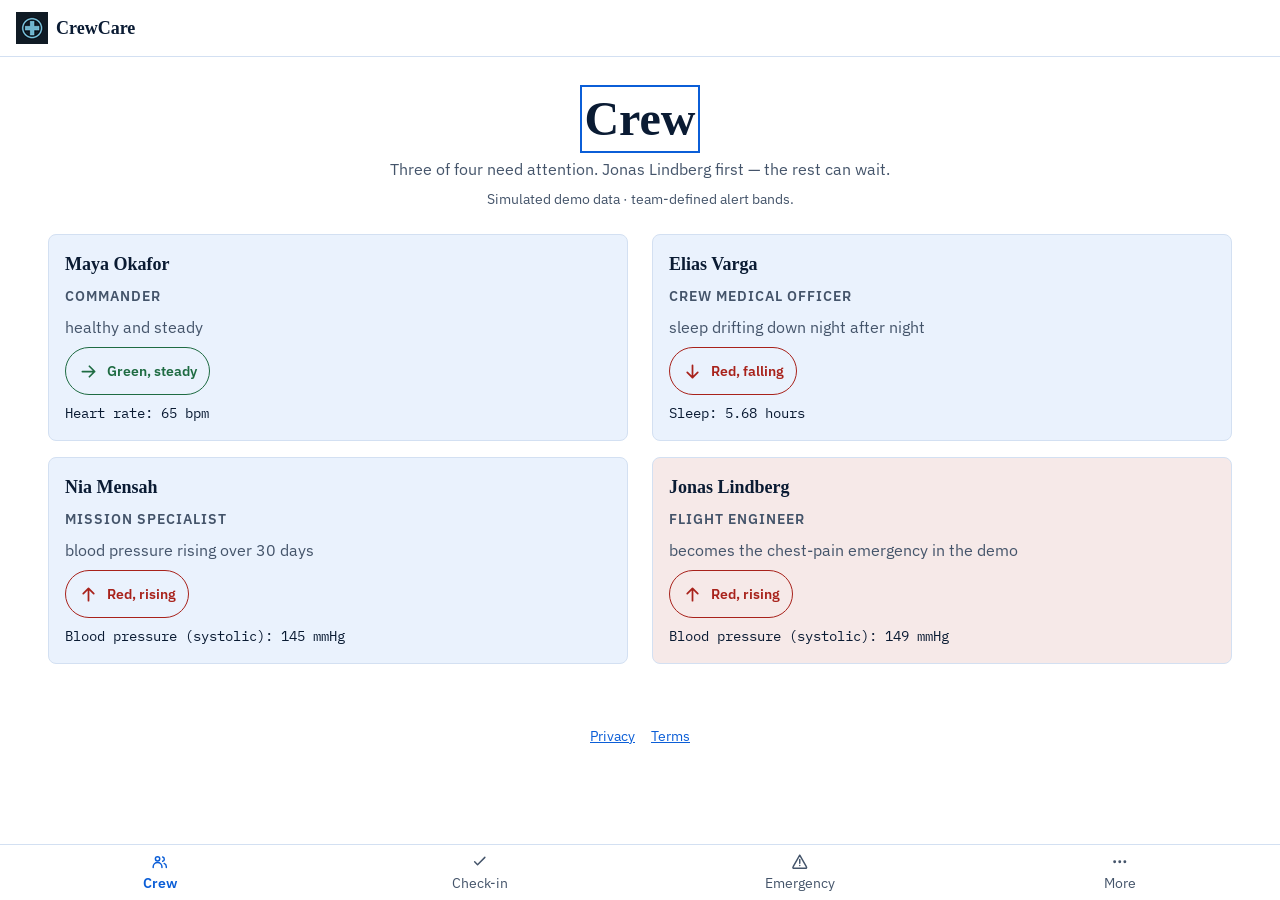
<file: index.html>
<!doctype html>
<html lang="en">
  <head>
    <meta charset="utf-8">
    <meta name="viewport" content="width=device-width, initial-scale=1">
    <meta name="theme-color" content="Canvas">
    <meta name="description" content="An offline-first health companion for crews.">
    <title>CrewCare</title>
    <link rel="manifest" href="./manifest.json">
    <link rel="icon" href="./favicon.ico" type="image/x-icon">
    <link rel="apple-touch-icon" href="./icons/apple-touch-icon.png">
    <link rel="stylesheet" href="./style.css">
  </head>
  <body>
    <header class="site-header">
      <div class="site-header__inner">
        <a class="brand" href="#/crew">
          <img class="brand__icon" src="./favicon.ico" width="32" height="32" alt="">
          <span>CrewCare</span>
        </a>
        <p class="offline-note" id="offline-note" role="status" hidden>
          Offline: saving on this device
        </p>
      </div>
    </header>

    <main id="app" aria-live="polite" aria-atomic="true">
      <p class="app-loading" role="status">Loading crew dashboard…</p>
      <noscript><p class="app-loading__error">CrewCare needs JavaScript enabled to show the dashboard.</p></noscript>
    </main>

    <nav class="bottom-nav" aria-label="Primary">
      <a class="bottom-nav__link" href="#/crew" data-nav="crew">
        <span data-icon="crew" aria-hidden="true"></span>
        <span>Crew</span>
      </a>
      <a class="bottom-nav__link" href="#/checkin" data-nav="checkin">
        <span data-icon="check" aria-hidden="true"></span>
        <span>Check-in</span>
      </a>
      <a class="bottom-nav__link" href="#/emergency" data-nav="emergency">
        <span data-icon="emergency" aria-hidden="true"></span>
        <span>Emergency</span>
      </a>
      <a class="bottom-nav__link" href="#/more" data-nav="more">
        <span data-icon="more" aria-hidden="true"></span>
        <span>More</span>
      </a>
    </nav>

    <footer class="site-footer">
      <a href="./privacy.html">Privacy</a>
      <a href="./terms.html">Terms</a>
    </footer>

    <script src="./icons.js"></script>
    <script src="./data.js"></script>
    <script src="./trends.js"></script>
    <script src="./store.js"></script>
    <script src="./queue.js"></script>
    <script src="./triage.js"></script>
    <script src="./guidance.js"></script>
    <script src="./adapter.js"></script>
    <script src="./stubs.js"></script>
    <script src="./app.js"></script>
  </body>
</html>
</file>
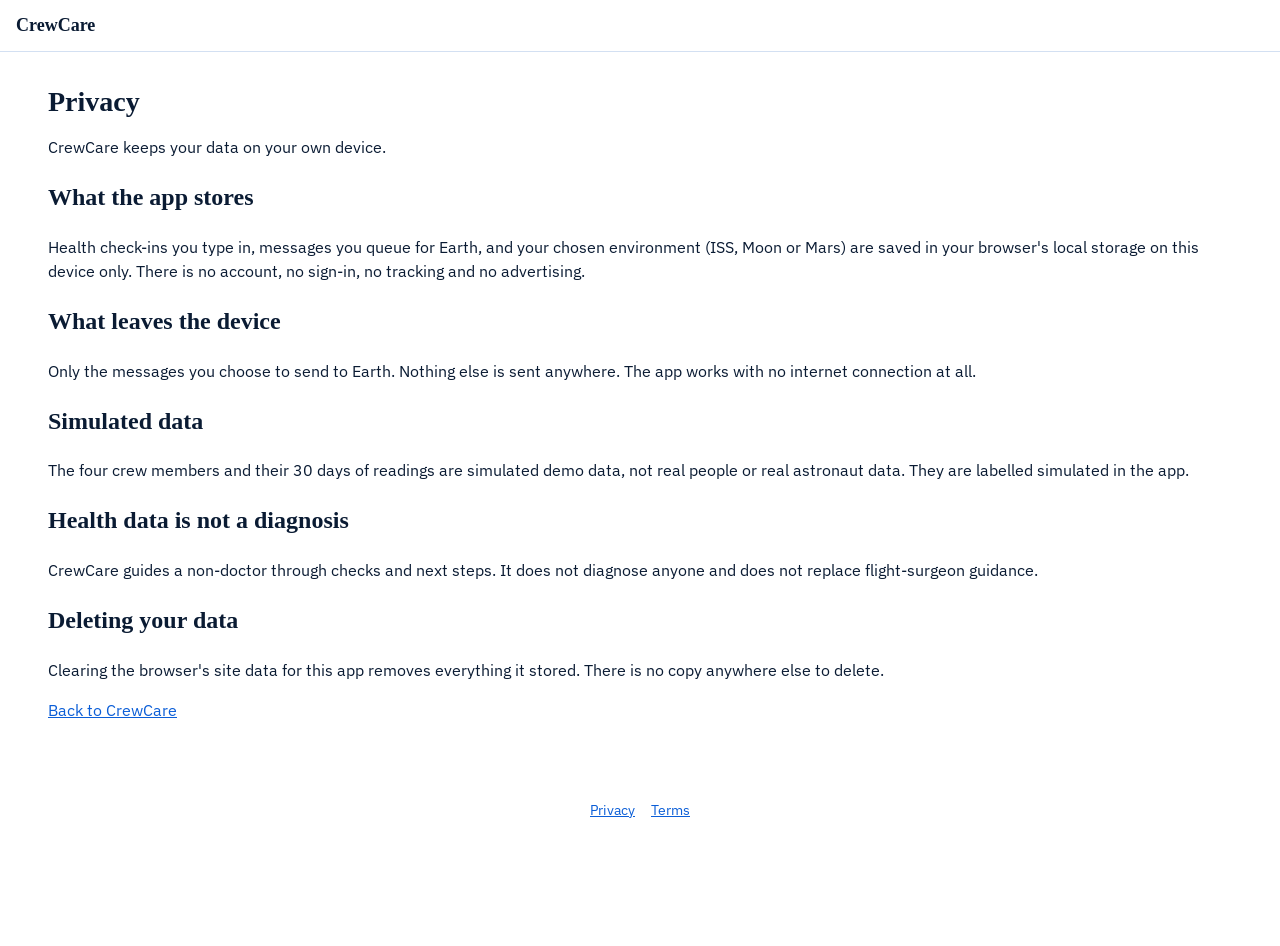
<file: privacy.html>
<!doctype html>
<html lang="en">
  <head>
    <meta charset="utf-8">
    <meta name="viewport" content="width=device-width, initial-scale=1">
    <meta name="description" content="CrewCare privacy: what the app stores on your device.">
    <title>Privacy — CrewCare</title>
    <link rel="stylesheet" href="./style.css">
  </head>
  <body>
    <header class="site-header">
      <div class="site-header__inner">
        <a class="brand" href="./index.html">CrewCare</a>
      </div>
    </header>
    <main id="app">
      <section class="page-header">
        <h1 class="page-header__title" tabindex="-1">Privacy</h1>
        <p>CrewCare keeps your data on your own device.</p>
        <h2>What the app stores</h2>
        <p>Health check-ins you type in, messages you queue for Earth, and your chosen environment (ISS, Moon or Mars) are saved in your browser's local storage on this device only. There is no account, no sign-in, no tracking and no advertising.</p>
        <h2>What leaves the device</h2>
        <p>Only the messages you choose to send to Earth. Nothing else is sent anywhere. The app works with no internet connection at all.</p>
        <h2>Simulated data</h2>
        <p>The four crew members and their 30 days of readings are simulated demo data, not real people or real astronaut data. They are labelled simulated in the app.</p>
        <h2>Health data is not a diagnosis</h2>
        <p>CrewCare guides a non-doctor through checks and next steps. It does not diagnose anyone and does not replace flight-surgeon guidance.</p>
        <h2>Deleting your data</h2>
        <p>Clearing the browser's site data for this app removes everything it stored. There is no copy anywhere else to delete.</p>
        <p><a href="./index.html">Back to CrewCare</a></p>
      </section>
    </main>
    <footer class="site-footer">
      <a href="./privacy.html">Privacy</a>
      <a href="./terms.html">Terms</a>
    </footer>
  </body>
</html>
</file>
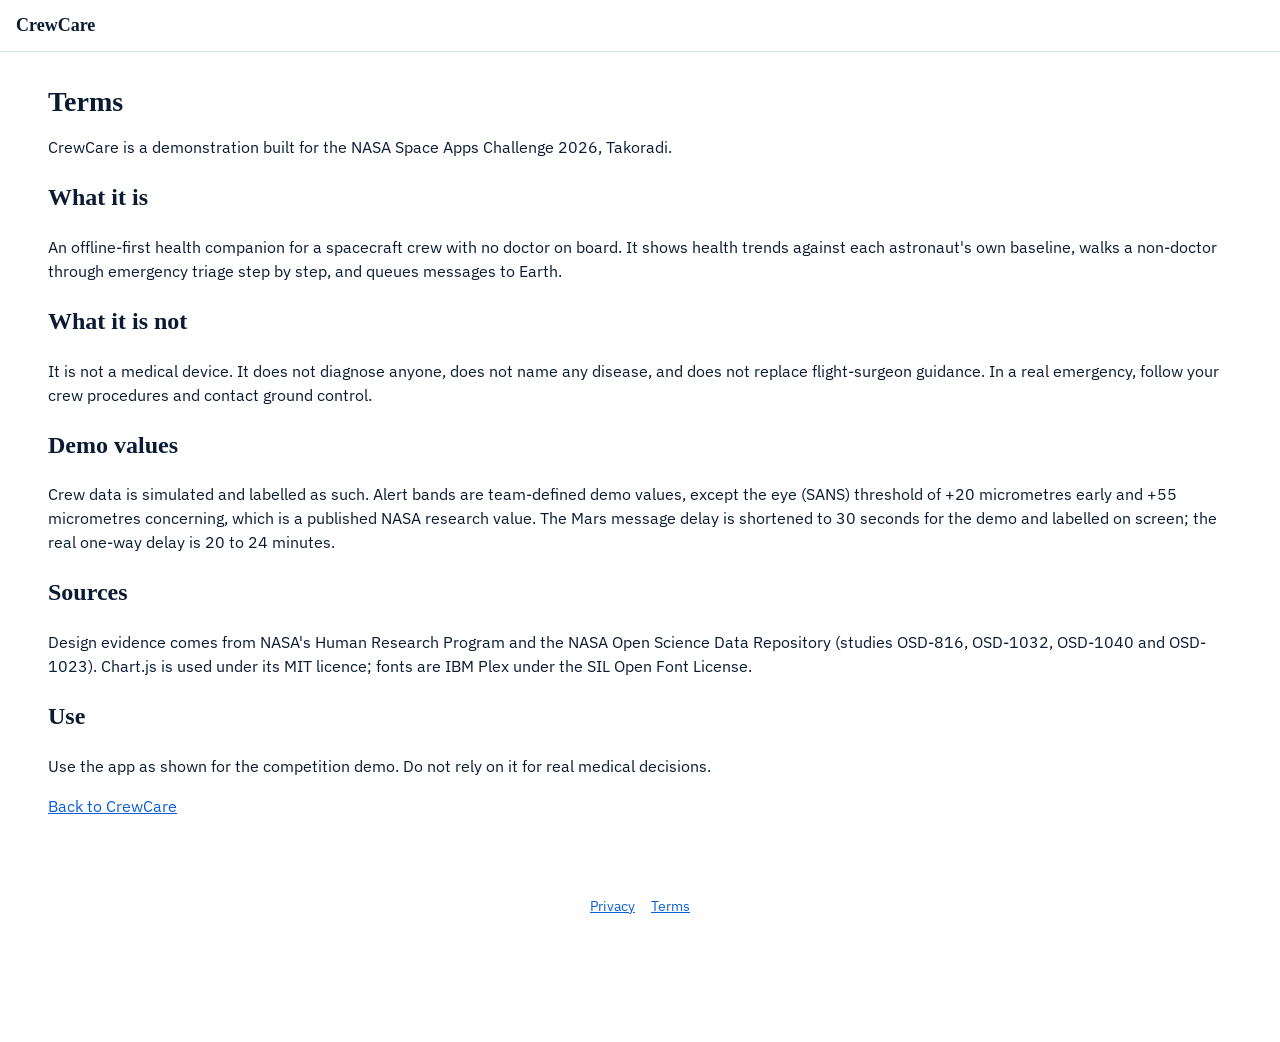
<file: terms.html>
<!doctype html>
<html lang="en">
  <head>
    <meta charset="utf-8">
    <meta name="viewport" content="width=device-width, initial-scale=1">
    <meta name="description" content="CrewCare terms of use.">
    <title>Terms — CrewCare</title>
    <link rel="stylesheet" href="./style.css">
  </head>
  <body>
    <header class="site-header">
      <div class="site-header__inner">
        <a class="brand" href="./index.html">CrewCare</a>
      </div>
    </header>
    <main id="app">
      <section class="page-header">
        <h1 class="page-header__title" tabindex="-1">Terms</h1>
        <p>CrewCare is a demonstration built for the NASA Space Apps Challenge 2026, Takoradi.</p>
        <h2>What it is</h2>
        <p>An offline-first health companion for a spacecraft crew with no doctor on board. It shows health trends against each astronaut's own baseline, walks a non-doctor through emergency triage step by step, and queues messages to Earth.</p>
        <h2>What it is not</h2>
        <p>It is not a medical device. It does not diagnose anyone, does not name any disease, and does not replace flight-surgeon guidance. In a real emergency, follow your crew procedures and contact ground control.</p>
        <h2>Demo values</h2>
        <p>Crew data is simulated and labelled as such. Alert bands are team-defined demo values, except the eye (SANS) threshold of +20 micrometres early and +55 micrometres concerning, which is a published NASA research value. The Mars message delay is shortened to 30 seconds for the demo and labelled on screen; the real one-way delay is 20 to 24 minutes.</p>
        <h2>Sources</h2>
        <p>Design evidence comes from NASA's Human Research Program and the NASA Open Science Data Repository (studies OSD-816, OSD-1032, OSD-1040 and OSD-1023). Chart.js is used under its MIT licence; fonts are IBM Plex under the SIL Open Font License.</p>
        <h2>Use</h2>
        <p>Use the app as shown for the competition demo. Do not rely on it for real medical decisions.</p>
        <p><a href="./index.html">Back to CrewCare</a></p>
      </section>
    </main>
    <footer class="site-footer">
      <a href="./privacy.html">Privacy</a>
      <a href="./terms.html">Terms</a>
    </footer>
  </body>
</html>
</file>
<file: style.css>
@font-face {
  font-family: "IBM Plex Sans";
  src: url("./fonts/ibm-plex-sans-latin-400-normal.woff2") format("woff2");
  font-style: normal;
  font-weight: 400;
  font-display: swap;
}

@font-face {
  font-family: "IBM Plex Sans";
  src: url("./fonts/ibm-plex-sans-latin-500-normal.woff2") format("woff2");
  font-style: normal;
  font-weight: 500;
  font-display: swap;
}

@font-face {
  font-family: "IBM Plex Sans";
  src: url("./fonts/ibm-plex-sans-latin-600-normal.woff2") format("woff2");
  font-style: normal;
  font-weight: 600;
  font-display: swap;
}

@font-face {
  font-family: "IBM Plex Mono";
  src: url("./fonts/ibm-plex-mono-latin-400-normal.woff2") format("woff2");
  font-style: normal;
  font-weight: 400;
  font-display: swap;
}

@font-face {
  font-family: "IBM Plex Mono";
  src: url("./fonts/ibm-plex-mono-latin-500-normal.woff2") format("woff2");
  font-style: normal;
  font-weight: 500;
  font-display: swap;
}

:root {
  /* colour, light theme — blue and white redesign */
  --bg: #FFFFFF;
  --surface: #FFFFFF;
  --surface-tint: #EAF2FD;
  --text: #0A1B33;
  --text-muted: #44546A;
  --accent: #0B5ED7;
  --accent-dark: #0849A8;
  --on-accent: #FFFFFF;
  --green: #1E6B42;
  --amber: #7A4E00;
  --red: #A8221B;
  --on-red: #FFFFFF;
  --border: #D3E0F2;
  --border-input: #7A8CA8;

  /* type */
  --font-ui: "IBM Plex Sans", system-ui, sans-serif;
  --font-display: Georgia, "Times New Roman", serif;
  --font-mono: "IBM Plex Mono", ui-monospace, monospace;
  --text-sm: 14px;
  --text-base: 16px;
  --text-lg: 18px;
  --text-action: 24px;
  --text-xl: 28px;
  --text-2xl: 36px;

  /* space, shape, motion */
  --space-1: 4px;
  --space-2: 8px;
  --space-3: 12px;
  --space-4: 16px;
  --space-6: 24px;
  --space-8: 32px;
  --space-12: 48px;
  --radius: 8px;
  --radius-pill: 999px;
  --tap-min: 48px;
  --tap-emergency: 56px;
  --focus-ring: 2px solid var(--accent);
  --transition: 120ms ease-out;
}

@media (prefers-color-scheme: dark) {
  :root {
    --bg: #081426;
    --surface: #0F2138;
    --surface-tint: #132C49;
    --text: #EAF2FC;
    --text-muted: #A9BCD6;
    --accent: #7FB0F0;
    --accent-dark: #5B93E6;
    --on-accent: #081426;
    --green: #6CC28E;
    --amber: #E6B34D;
    --red: #F08A82;
    --on-red: #081426;
    --border: #1D3557;
    --border-input: #5C7AA5;
  }
}

* {
  box-sizing: border-box;
}

html {
  color-scheme: light dark;
  background: var(--bg);
}

body {
  min-width: 0;
  min-height: 100vh;
  margin: 0;
  padding-bottom: calc(var(--tap-min) + var(--space-12));
  background: var(--bg);
  color: var(--text);
  font-family: var(--font-ui);
  font-size: var(--text-base);
  line-height: 1.5;
  overflow-wrap: anywhere;
}

button,
input,
select,
textarea {
  font: inherit;
}

a {
  color: var(--accent);
}

a:focus-visible,
button:focus-visible,
input:focus-visible,
select:focus-visible,
textarea:focus-visible,
[tabindex="-1"]:focus-visible {
  outline: var(--focus-ring);
  outline-offset: 2px;
}

.site-header {
  border-bottom: thin solid var(--border);
  background: var(--surface);
}

.site-header__inner {
  display: flex;
  flex-wrap: wrap;
  align-items: center;
  justify-content: space-between;
  gap: var(--space-2) var(--space-4);
  padding: var(--space-3) var(--space-4);
}

.brand {
  display: inline-flex;
  align-items: center;
  gap: var(--space-2);
  color: var(--text);
  font-family: var(--font-display);
  font-size: var(--text-lg);
  font-weight: 600;
  text-decoration: none;
}

.brand__icon {
  display: block;
  width: 32px;
  height: 32px;
  object-fit: contain;
}

.offline-note {
  margin: 0;
  border-inline-start: thin solid var(--accent);
  padding-inline-start: var(--space-2);
  color: var(--text-muted);
  font-size: var(--text-sm);
}

.offline-note[hidden] {
  display: none;
}

#app {
  width: 100%;
  max-width: 100rem;
  margin-inline: auto;
  padding: var(--space-8) clamp(var(--space-4), 4vw, var(--space-12));
}

.app-loading {
  display: grid;
  min-height: clamp(16rem, 55vh, 32rem);
  place-items: center;
  margin: 0;
  color: var(--text-muted);
}

.app-loading__error {
  color: var(--red);
  text-align: center;
}

h1,
h2,
.page-header__title,
.home-screen__headline {
  font-family: var(--font-display);
}

.page-header {
  margin: 0;
}

.page-header__title {
  margin: 0;
  color: var(--text);
  font-size: var(--text-xl);
  font-weight: 600;
  line-height: 1.25;
}

.home-screen {
  display: grid;
  gap: var(--space-6);
}

.home-screen__header {
  display: grid;
  gap: var(--space-2);
}

.screen-heading {
  justify-items: center;
  text-align: center;
}

.screen-heading .page-header__title {
  font-size: clamp(2.25rem, 5vw, 3rem);
}

.crew-summary,
.environment-screen__intro,
.environment-screen__explanation {
  max-width: 58ch;
  margin: 0;
  color: var(--text-muted);
}

.home-screen__headline,
.simulated-label,
.simulated-label__note,
.environment-switch__delay,
.crew-card__role,
.crew-card__story,
.crew-card__reading {
  margin: 0;
}

.home-screen__headline {
  color: var(--text);
  font-size: var(--text-lg);
}

.simulated-label {
  width: fit-content;
  border: thin solid var(--border);
  border-radius: var(--radius);
  padding: var(--space-1) var(--space-2);
  color: var(--text-muted);
  font-size: var(--text-sm);
  font-weight: 500;
}

.simulated-label__note {
  color: var(--text-muted);
  font-size: var(--text-sm);
}

.environment-switch {
  display: grid;
  gap: var(--space-2);
  justify-items: stretch;
  width: 100%;
  max-width: 35rem;
  margin-inline: auto;
  text-align: center;
}

.environment-switch__title {
  margin: 0;
  font-size: var(--text-base);
  font-weight: 600;
}

.environment-switch__options {
  display: grid;
  width: 100%;
  grid-template-columns: repeat(3, minmax(0, 1fr));
  gap: var(--space-1);
  border: thin solid var(--border);
  border-radius: var(--radius-pill);
  padding: var(--space-1);
  background: var(--surface-tint);
}

.environment-switch__button {
  min-width: 0;
  border-color: transparent;
  padding-inline: var(--space-2);
  background: var(--surface);
  color: var(--text);
}

.environment-switch__button[aria-pressed="true"] {
  border-color: var(--accent);
  background: var(--accent);
  color: var(--on-accent);
}

.environment-switch__delay {
  color: var(--text-muted);
  font-size: var(--text-sm);
}

.crew-grid {
  display: grid;
  grid-template-columns: minmax(0, 1fr);
  gap: var(--space-4) var(--space-6);
}

.crew-card {
  display: grid;
  min-width: 0;
  align-content: start;
  gap: var(--space-2);
  color: var(--text);
  text-decoration: none;
  border-radius: 20px;
  padding: var(--space-6);
  background: var(--surface-tint);
  transition: transform var(--transition), box-shadow var(--transition);
}

.crew-card:hover {
  transform: translateY(-2px);
  box-shadow: 0 8px 24px rgb(10 27 51 / 8%);
}

.crew-card--urgent {
  border-color: var(--red);
  background: color-mix(in srgb, var(--red) 10%, var(--surface));
}

.card.crew-card {
  background: var(--surface-tint);
}

.card.crew-card--urgent {
  background: color-mix(in srgb, var(--red) 10%, var(--surface));
}

.crew-card__name {
  margin: 0;
  font-size: var(--text-lg);
  font-weight: 600;
}

.crew-card__role,
.crew-card__story {
  color: var(--text-muted);
}

.crew-card__role {
  font-size: var(--text-sm);
  font-weight: 600;
  letter-spacing: .07em;
  text-transform: uppercase;
}

.crew-card__reading {
  color: var(--text);
  font-size: var(--text-sm);
}

.crew-card .status-badge {
  justify-self: start;
}

.crew-empty-state {
  display: grid;
  justify-items: center;
  gap: var(--space-3);
}

.crew-empty-state h2 {
  margin: 0;
  color: var(--text);
  font-size: var(--text-lg);
}

.crew-detail {
  display: grid;
  min-width: 0;
  gap: var(--space-6);
}

.crew-detail__header {
  display: grid;
  justify-items: start;
  gap: var(--space-2);
}

.crew-detail__role,
.crew-detail__reason {
  margin: 0;
}

.crew-detail__role {
  color: var(--text-muted);
}

.radiation-sleep {
  display: grid;
  min-width: 0;
  gap: var(--space-4);
}

.radiation-sleep h2,
.radiation-sleep h3,
.radiation-sleep p {
  margin: 0;
}

.radiation-sleep h2 {
  font-size: var(--text-lg);
}

.radiation-sleep h3 {
  font-size: var(--text-base);
}

.radiation-sleep__block {
  display: grid;
  min-width: 0;
  gap: var(--space-2);
}

.radiation-sleep__context,
.radiation-sleep__empty {
  color: var(--text-muted);
  font-size: var(--text-sm);
}

.sleep-bar {
  display: block;
  width: 100%;
  height: var(--space-3);
  border: thin solid var(--border-input);
  border-radius: var(--radius);
  background: var(--surface);
  color: var(--accent);
  accent-color: var(--accent);
}

.sleep-bar::-webkit-progress-bar {
  border-radius: var(--radius);
  background: var(--surface);
}

.sleep-bar::-webkit-progress-value,
.sleep-bar::-moz-progress-bar {
  border-radius: var(--radius);
  background: var(--accent);
}

.body-figure {
  display: block;
  width: 100%;
  margin-inline: auto;
  overflow: visible;
}

.body-figure__body {
  fill: var(--border);
  stroke: var(--border-input);
  stroke-width: 2;
}

.body-figure__region {
  cursor: pointer;
  text-decoration: none;
}

.body-figure__region rect {
  fill: var(--surface);
  stroke: currentColor;
  stroke-width: 1;
}

.body-figure__region--green {
  color: var(--green);
}

.body-figure__region--amber {
  color: var(--amber);
}

.body-figure__region--red {
  color: var(--red);
}

.body-figure__region .body-figure__label {
  fill: var(--text);
  font-family: var(--font-ui);
  font-size: var(--text-sm);
  font-weight: 600;
}

.body-figure__region .body-figure__status {
  fill: currentColor;
  font-family: var(--font-ui);
  font-size: var(--text-sm);
}

.body-figure__region[aria-current="true"] rect {
  stroke-width: 2;
}

.body-figure__region:focus-visible {
  outline: none;
}

.body-figure__region:focus-visible rect {
  stroke: var(--accent);
  stroke-width: 3;
}

.system-panel {
  display: grid;
  min-width: 0;
  gap: var(--space-4);
}

.system-panel h2,
.evidence-panel h3 {
  margin: 0;
  font-size: var(--text-lg);
}

.system-panel__status {
  display: flex;
  flex-wrap: wrap;
  align-items: center;
  gap: var(--space-3);
}

.system-panel__status p,
.system-panel__reading,
.system-panel__reason,
.system-panel__empty,
.evidence-panel p {
  margin: 0;
}

.system-panel__reading {
  font-size: var(--text-sm);
}

.system-panel__empty {
  color: var(--text-muted);
}

.trend-chart {
  display: grid;
  min-width: 0;
  grid-template-columns: minmax(0, 1fr);
  gap: var(--space-2);
  margin: 0;
}

.trend-chart__caption {
  min-width: 0;
  color: var(--text);
  font-size: var(--text-sm);
}

.trend-chart__plot-wrap {
  width: 100%;
  min-width: 0;
  max-width: 100%;
  height: clamp(15rem, 26vw, 19rem);
}

.trend-chart__svg {
  display: block;
  width: 100%;
  height: 100%;
  max-width: 100%;
}

.trend-chart__axis-label {
  fill: var(--text-muted);
  font-family: var(--font-ui);
  font-size: 12px;
}

.visually-hidden {
  position: absolute;
  width: var(--space-1);
  height: var(--space-1);
  margin: calc(-1 * var(--space-1));
  padding: 0;
  overflow: hidden;
  clip-path: inset(50%);
  white-space: nowrap;
  border: 0;
}

.evidence-panel {
  display: grid;
  gap: var(--space-2);
  border-top: thin solid var(--border);
  padding-top: var(--space-4);
}

.evidence-panel__id {
  color: var(--text-muted);
  font-family: var(--font-mono);
  font-size: var(--text-sm);
}

.button,
button {
  display: inline-flex;
  min-height: var(--tap-min);
  align-items: center;
  justify-content: center;
  gap: var(--space-2);
  border: thin solid transparent;
  border-radius: var(--radius-pill);
  padding: var(--space-2) var(--space-4);
  background: var(--accent);
  color: var(--on-accent);
  font-size: var(--text-base);
  font-weight: 500;
  line-height: 1.25;
  text-align: center;
  text-decoration: none;
  cursor: pointer;
}

.button--primary {
  border-color: var(--accent);
  background: var(--accent);
  color: var(--on-accent);
}

.button--secondary {
  border-color: var(--border-input);
  background: var(--surface);
  color: var(--text);
}

.button--danger {
  border-color: var(--red);
  background: var(--red);
  color: var(--on-red);
}

.emergency-screen .button,
.emergency-screen button {
  min-height: var(--tap-emergency);
}

.emergency-action {
  font-size: var(--text-action);
}

.emergency-screen {
  display: grid;
  min-width: 0;
  gap: var(--space-4);
}

.emergency-outcome {
  justify-items: center;
  text-align: center;
}

.emergency-outcome > .status-badge {
  width: min(100%, 35rem);
  min-height: 5rem;
  justify-content: center;
  font-family: var(--font-display);
  font-size: var(--text-2xl);
  background: color-mix(in srgb, var(--amber) 12%, var(--surface));
}

.emergency-outcome > .status-badge--red {
  background: color-mix(in srgb, var(--red) 12%, var(--surface));
}

.emergency-back {
  justify-self: start;
}

.emergency-step-counter,
.emergency-question,
.emergency-error,
.emergency-send__status,
.emergency-outcome__label {
  margin: 0;
}

.emergency-step-counter {
  color: var(--text-muted);
  font-family: var(--font-mono);
}

.emergency-question {
  max-width: 40ch;
  line-height: 1.25;
}

.emergency-answers {
  display: grid;
  gap: var(--space-3);
}

.emergency-answer,
.emergency-send {
  width: 100%;
  min-height: var(--tap-emergency);
  font-size: var(--text-action);
}

.emergency-error {
  color: var(--red);
}

.emergency-outcome__sections {
  display: grid;
  grid-template-columns: minmax(0, 1fr);
  width: 100%;
  gap: var(--space-4);
}

.emergency-outcome__section {
  display: grid;
  align-content: start;
  gap: var(--space-2);
  border: thin solid var(--border);
  border-radius: 20px;
  padding: var(--space-6);
  background: var(--surface-tint);
  text-align: left;
}

.emergency-outcome__section h2,
.emergency-outcome__section p {
  margin: 0;
}

.emergency-outcome__section h2 {
  display: flex;
  align-items: center;
  gap: var(--space-2);
  font-size: var(--text-xl);
}

.emergency-outcome__number {
  display: inline-grid;
  width: 1.8rem;
  height: 1.8rem;
  flex: 0 0 auto;
  place-items: center;
  border-radius: 50%;
  background: var(--text);
  color: var(--surface);
  font-family: var(--font-ui);
  font-size: var(--text-sm);
}

.emergency-outcome__list {
  display: grid;
  gap: var(--space-2);
  margin: 0;
  padding-inline-start: var(--space-6);
  color: var(--text-muted);
}

.environment-screen {
  display: grid;
  justify-items: center;
  gap: var(--space-4);
  text-align: center;
}

.environment-screen__control {
  width: 100%;
  margin-block: var(--space-3);
}

.environment-table {
  width: min(100%, 42rem);
  border: thin solid var(--border);
  border-collapse: separate;
  border-spacing: 0;
  border-radius: 18px;
  overflow: hidden;
  text-align: left;
}

.environment-table th,
.environment-table td {
  border-bottom: thin solid var(--border);
  padding: var(--space-4);
}

.environment-table thead {
  background: var(--surface-tint);
  color: var(--text-muted);
  font-size: var(--text-sm);
  text-transform: uppercase;
  letter-spacing: .06em;
}

.environment-table tbody tr:last-child {
  background: var(--surface-tint);
  font-weight: 600;
}

.environment-table tbody tr:last-child td {
  border-bottom: 0;
}

.emergency-outcome__section p {
  font-size: var(--text-base);
  overflow-wrap: anywhere;
}

.emergency-mode .site-header,
.emergency-mode .site-footer {
  display: none;
}

button:disabled,
.button[aria-disabled="true"] {
  opacity: 0.6;
  cursor: not-allowed;
}

.card,
.empty-state {
  border: thin solid var(--border);
  border-radius: var(--radius);
  padding: var(--space-4);
  background: var(--surface);
}

.empty-state {
  color: var(--text-muted);
  text-align: center;
}

.status-badge {
  display: inline-flex;
  min-height: var(--tap-min);
  align-items: center;
  gap: var(--space-2);
  border: thin solid currentColor;
  border-radius: var(--radius-pill);
  padding: var(--space-2) var(--space-3);
  font-size: var(--text-sm);
  font-weight: 600;
}

.status-badge--green {
  color: var(--green);
}

.status-badge--amber {
  color: var(--amber);
}

.status-badge--red {
  color: var(--red);
}

.icon {
  display: block;
  width: 1.5em;
  height: 1.5em;
  flex: 0 0 auto;
}

.form-field {
  display: grid;
  gap: var(--space-2);
}

.form-field label {
  color: var(--text);
  font-size: var(--text-base);
  font-weight: 500;
}

.form-field legend {
  color: var(--text);
  font-size: var(--text-base);
  font-weight: 500;
}

.form-field input,
.form-field select,
.form-field textarea {
  width: 100%;
  min-width: 0;
  min-height: var(--tap-min);
  border: thin solid var(--border-input);
  border-radius: var(--radius);
  padding: var(--space-2) var(--space-3);
  background: var(--surface);
  color: var(--text);
}

.checkin-screen {
  display: grid;
  min-width: 0;
  gap: var(--space-4);
}

.checkin-form {
  display: grid;
  min-width: 0;
  gap: var(--space-4);
}

.checkin-fields {
  display: grid;
  min-width: 0;
  gap: var(--space-4);
}

.checkin-field {
  min-width: 0;
}

.checkin-field__unit,
.checkin-field__bounds,
.checkin-entry-note {
  margin: 0;
  color: var(--text-muted);
  font-size: var(--text-sm);
}

.checkin-field__guidance {
  min-height: var(--tap-min);
  display: inline-flex;
  align-items: center;
  width: fit-content;
}

.checkin-mood {
  min-width: 0;
  border: 0;
  padding: 0;
}

.checkin-mood legend {
  margin-bottom: var(--space-2);
}

.checkin-mood__options {
  display: grid;
  grid-template-columns: repeat(2, minmax(0, 1fr));
  gap: var(--space-2);
}

.checkin-mood__option {
  display: flex;
  min-width: 0;
  min-height: var(--tap-min);
  align-items: center;
  gap: var(--space-2);
  border: thin solid var(--border-input);
  border-radius: var(--radius);
  padding: var(--space-2);
  background: var(--surface);
}

.checkin-mood__option input {
  width: auto;
  min-height: auto;
  margin: 0;
  border: 0;
  padding: 0;
  background: transparent;
  color: inherit;
}

.form-error {
  min-height: var(--space-4);
  margin: 0;
  color: var(--red);
  font-size: var(--text-sm);
}

.form-field [aria-invalid="true"] {
  border-color: var(--red);
}

.checkin-results {
  display: grid;
  min-width: 0;
  gap: var(--space-4);
}

.checkin-results h2,
.checkin-results__quality,
.checkin-results__reading {
  margin: 0;
}

.checkin-results h2 {
  font-size: var(--text-lg);
}

.guidance-screen {
  display: grid;
  min-width: 0;
  gap: var(--space-4);
}

.guidance-back {
  display: inline-flex;
  min-height: var(--tap-min);
  align-items: center;
  width: fit-content;
}

.guidance-index {
  display: grid;
  gap: var(--space-3);
  margin: 0;
  padding-inline-start: var(--space-6);
}

.guidance-index__item {
  min-height: var(--tap-min);
  padding-inline-start: var(--space-2);
}

.guidance-index__item a {
  min-height: var(--tap-min);
  display: inline-flex;
  align-items: center;
  font-size: var(--text-base);
}

.guidance-block {
  display: grid;
  min-width: 0;
  gap: var(--space-3);
}

.guidance-block h2,
.guidance-block p,
.guidance-list {
  margin: 0;
  font-size: var(--text-base);
}

.guidance-block h2 {
  font-size: var(--text-lg);
}

.guidance-list {
  display: grid;
  gap: var(--space-2);
  padding-inline-start: var(--space-6);
}

.guidance-error {
  margin: 0;
  color: var(--red);
  font-size: var(--text-base);
}

.messages-screen {
  display: grid;
  min-width: 0;
  gap: var(--space-4);
}

.messages-environment,
.messages-explanation,
.messages-error,
.messages-empty {
  margin: 0;
}

.messages-environment {
  color: var(--text);
  font-weight: 600;
}

.messages-explanation,
.messages-empty {
  color: var(--text-muted);
  font-size: var(--text-base);
}

.messages-error {
  color: var(--red);
}

.messages-list {
  display: grid;
  min-width: 0;
  gap: var(--space-4);
}

.message-card {
  display: grid;
  min-width: 0;
  gap: var(--space-3);
}

.message-card__text,
.message-card__countdown {
  margin: 0;
  overflow-wrap: anywhere;
}

.message-card__metadata {
  display: grid;
  min-width: 0;
  grid-template-columns: minmax(0, 1fr);
  gap: var(--space-1);
  margin: 0;
}

.message-card__metadata dt {
  color: var(--text-muted);
  font-size: var(--text-sm);
  font-weight: 500;
}

.message-card__metadata dd {
  min-width: 0;
  margin: 0 0 var(--space-2);
  font-family: var(--font-mono);
  font-size: var(--text-sm);
  overflow-wrap: anywhere;
}

.message-card__countdown {
  font-family: var(--font-mono);
  font-size: var(--text-base);
  font-weight: 500;
}

.inventory-screen {
  display: grid;
  min-width: 0;
  gap: var(--space-4);
}

.inventory-screen > p,
.inventory-note,
.inventory-footnote,
.inventory-error,
.inventory-empty {
  margin: 0;
}

.inventory-mars-notice {
  border-inline-start: thin solid var(--accent);
  padding: var(--space-3);
  background: var(--surface);
  color: var(--text);
  font-weight: 600;
}

.inventory-mars-notice[hidden] {
  display: none;
}

.inventory-note,
.inventory-footnote {
  color: var(--text-muted);
  font-size: var(--text-sm);
}

.inventory-error {
  color: var(--red);
}

.inventory-list {
  display: grid;
  min-width: 0;
  gap: var(--space-4);
}

.inventory-card {
  display: grid;
  min-width: 0;
  align-content: start;
  gap: var(--space-3);
}

.inventory-card h2 {
  margin: 0;
  font-size: var(--text-lg);
}

.inventory-card__details {
  display: grid;
  min-width: 0;
  grid-template-columns: minmax(0, 1fr);
  gap: var(--space-1);
  margin: 0;
}

.inventory-card__details dt {
  color: var(--text-muted);
  font-size: var(--text-sm);
  font-weight: 500;
}

.inventory-card__details dd {
  min-width: 0;
  margin: 0 0 var(--space-2);
  font-family: var(--font-mono);
  font-size: var(--text-sm);
  overflow-wrap: anywhere;
}

.inventory-card__flags {
  display: grid;
  gap: var(--space-2);
  margin: 0;
  padding: 0;
  list-style: none;
}

.inventory-flag {
  display: inline-flex;
  min-height: var(--tap-min);
  align-items: center;
  gap: var(--space-2);
  font-weight: 600;
}

.inventory-flag--amber {
  color: var(--amber);
}

.inventory-flag--red {
  color: var(--red);
}

.inventory-card__clear {
  min-height: var(--tap-min);
  display: flex;
  align-items: center;
  color: var(--text-muted);
}

.inventory-empty {
  color: var(--text-muted);
}

.form-field input[type="number"],
.form-field input[type="date"],
.reading,
.unit {
  font-family: var(--font-mono);
}

.bottom-nav {
  position: fixed;
  z-index: 1;
  right: 0;
  bottom: 0;
  left: 0;
  display: grid;
  grid-template-columns: repeat(4, minmax(0, 1fr));
  border-top: thin solid var(--border);
  background: var(--surface);
}

.bottom-nav__link {
  display: flex;
  min-width: 0;
  min-height: var(--tap-min);
  flex-direction: column;
  align-items: center;
  justify-content: center;
  gap: var(--space-1);
  padding: var(--space-2) var(--space-1);
  color: var(--text-muted);
  font-size: var(--text-sm);
  line-height: 1.25;
  text-align: center;
  text-decoration: none;
}

.bottom-nav__link[aria-current="page"] {
  background: var(--bg);
  color: var(--accent);
  font-weight: 600;
}

.bottom-nav__link .icon {
  width: 1.25em;
  height: 1.25em;
}

.site-footer {
  display: flex;
  flex-wrap: wrap;
  justify-content: center;
  gap: var(--space-4);
  padding: var(--space-4);
  color: var(--text-muted);
  font-size: var(--text-sm);
}

.site-footer a {
  min-height: var(--tap-min);
  display: inline-flex;
  align-items: center;
}

@media (min-width: 45rem) {
  .crew-grid {
    grid-template-columns: repeat(2, minmax(0, 1fr));
  }

  .emergency-outcome__sections {
    grid-template-columns: repeat(2, minmax(0, 1fr));
  }

  .checkin-fields {
    grid-template-columns: repeat(2, minmax(0, 1fr));
  }

  .inventory-list {
    grid-template-columns: repeat(2, minmax(0, 1fr));
  }
}

@media (min-width: 64rem) {
  .crew-detail {
    grid-template-columns: minmax(20rem, .9fr) minmax(24rem, 1.1fr);
    align-items: start;
    column-gap: var(--space-8);
  }

  .crew-detail__header,
  .system-panel {
    grid-column: 1 / -1;
  }

  .body-figure {
    grid-column: 1;
  }

  .radiation-sleep {
    grid-column: 2;
  }
}

@media (prefers-reduced-motion: no-preference) {
  .button,
  button,
  .bottom-nav__link {
    transition:
      color var(--transition),
      background-color var(--transition),
      border-color var(--transition),
      opacity var(--transition);
  }
}
</file>
